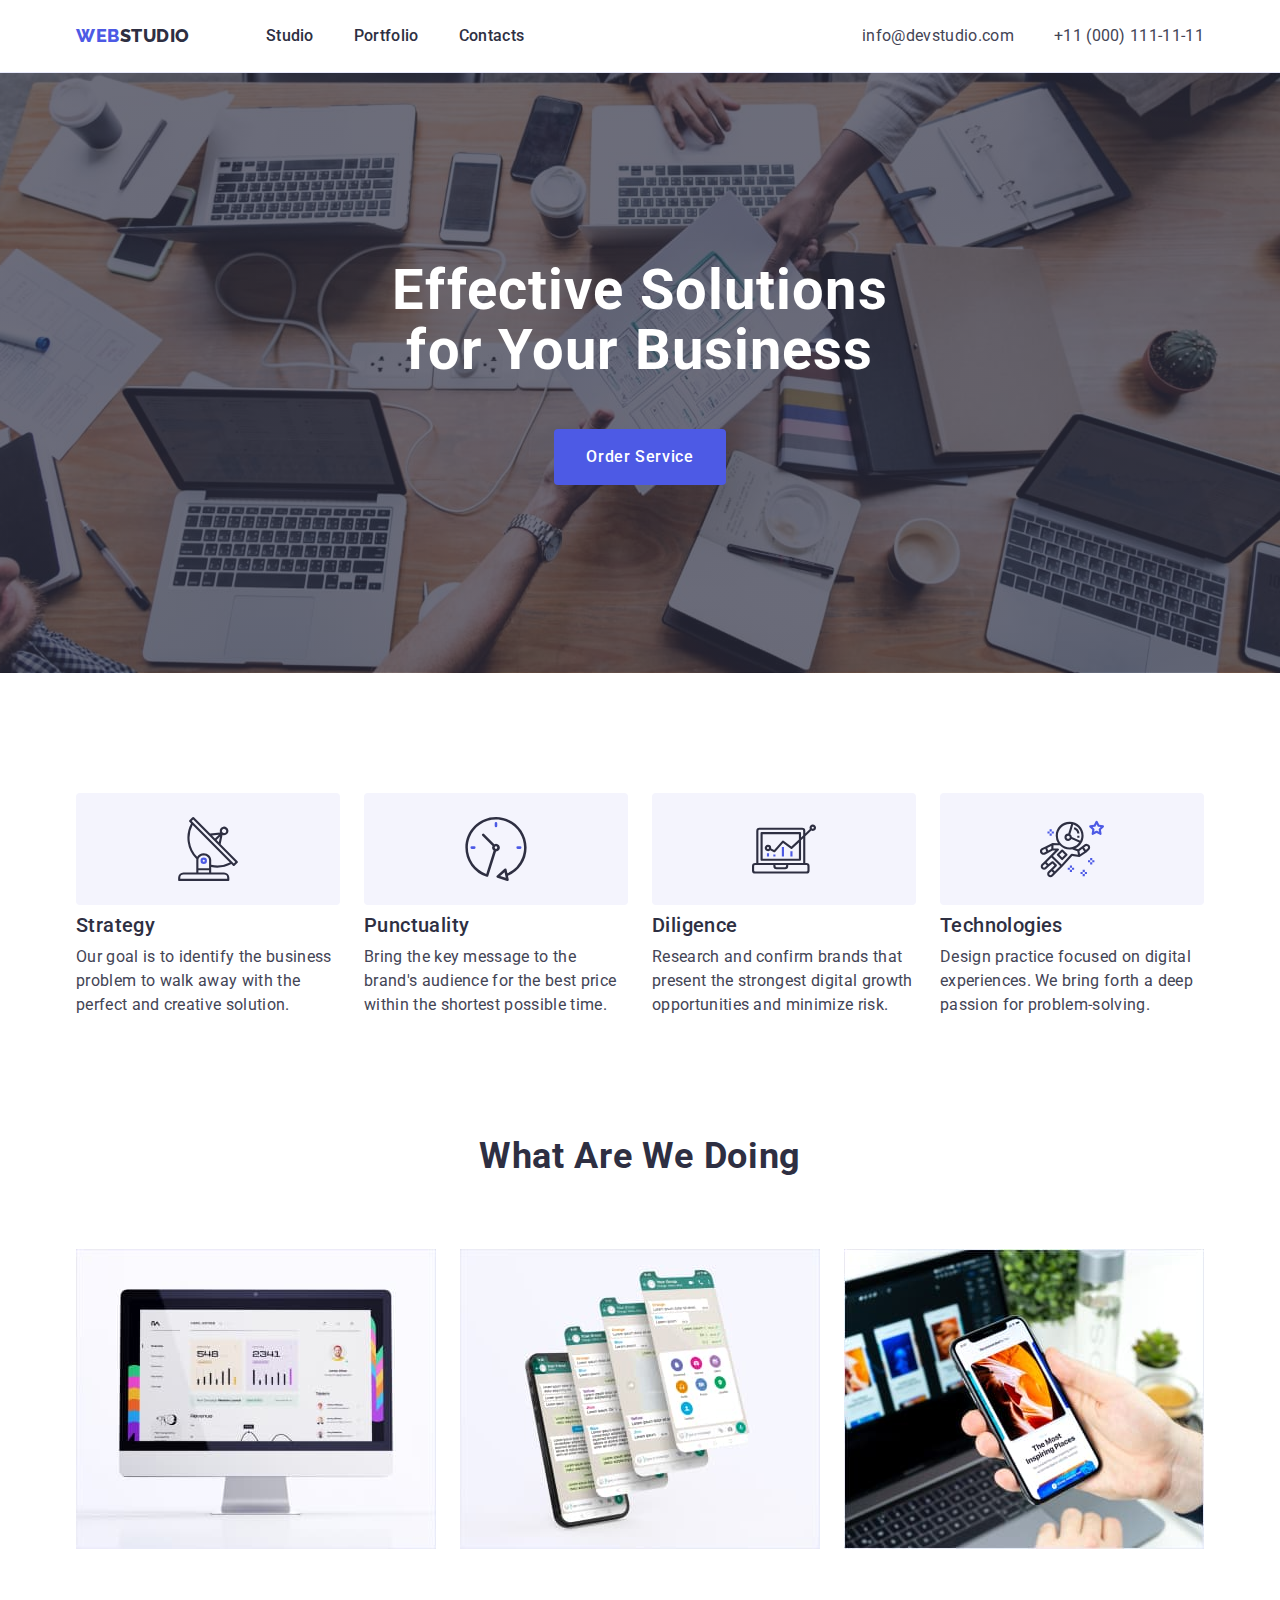
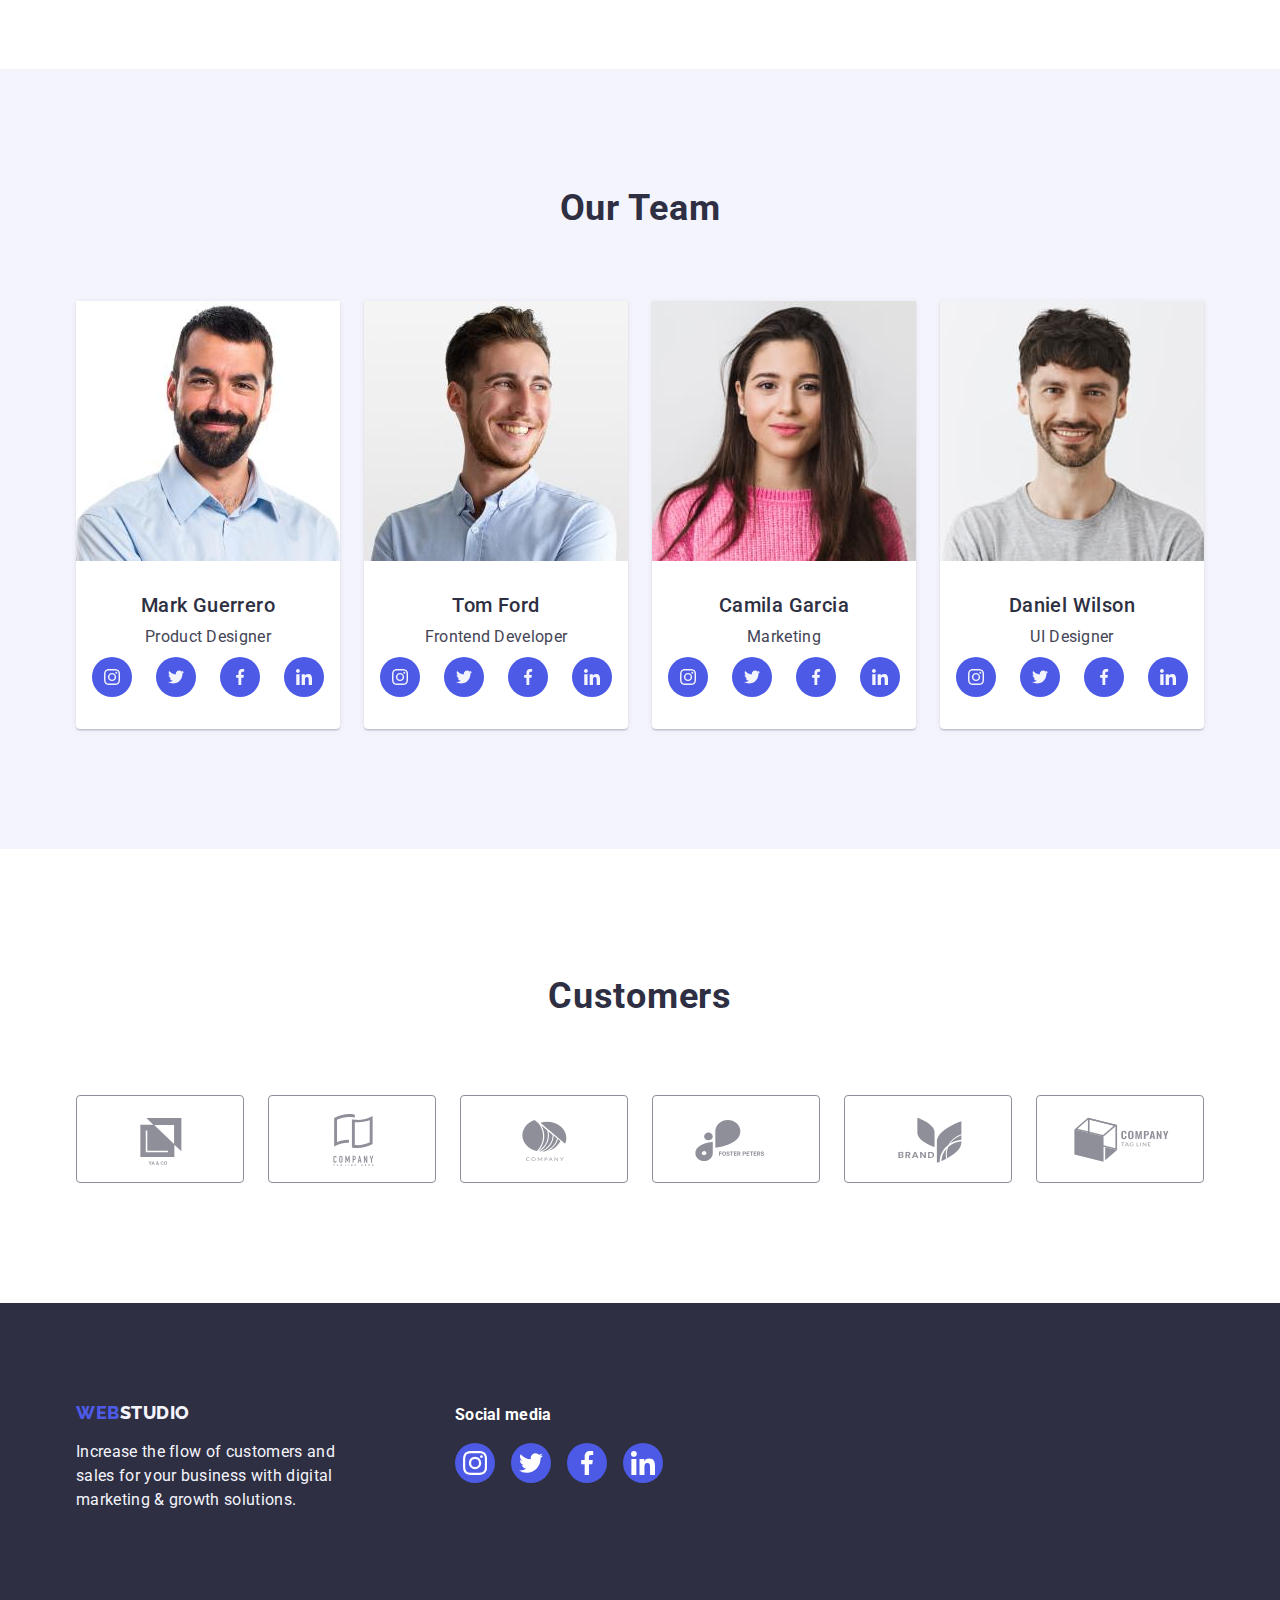
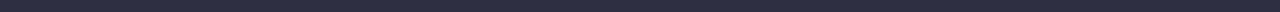
<file: index.html>
<!DOCTYPE html>
<html lang="en">
  <head>
    <meta charset="UTF-8" />
    <meta http-equiv="X-UA-Compatible" content="IE=edge" />
    <meta name="viewport" content="width=device-width, initial-scale=1.0" />
    <title>WebStudio</title>
    <link
      rel="stylesheet"
      href="https://cdnjs.cloudflare.com/ajax/libs/modern-normalize/1.1.0/modern-normalize.min.css"
      integrity="sha512-wpPYUAdjBVSE4KJnH1VR1HeZfpl1ub8YT/NKx4PuQ5NmX2tKuGu6U/JRp5y+Y8XG2tV+wKQpNHVUX03MfMFn9Q=="
      crossorigin="anonymous"
      referrerpolicy="no-referrer"
    />
    <link rel="preconnect" href="https://fonts.googleapis.com" />
    <link rel="preconnect" href="https://fonts.gstatic.com" crossorigin />
    <link
      href="https://fonts.googleapis.com/css2?family=Raleway:wght@800&family=Roboto:wght@400;500;700;900&display=swap"
      rel="stylesheet"
    />
    <link rel="stylesheet" href="./css/styles.css" />
  </head>
  <body>
    <!--Heder content-->
    <header class="header">
      <div class="container header-container">
        <nav class="header-navigation">
          <a class="header-logo-web link" href="./index.html"
            >Web<span class="header-logo">Studio</span>
          </a>
          <ul class="header-list list">
            <li class="header-item">
              <a class="header-link link" href="./index.html">Studio</a>
            </li>
            <li class="header-item">
              <a class="header-link link" href="./portfolio.html">Portfolio</a>
            </li>
            <li class="header-item">
              <a href="" class="header-link link">Contacts</a>
            </li>
          </ul>
        </nav>
        <address class="header-contact">
          <ul class="header-contact-list list">
            <li class="header-contact-item">
              <a
                class="header-contact-link link"
                href="mailto:info@devstudio.com"
                >info@devstudio.com</a
              >
            </li>
            <li class="header-contact-item">
              <a class="header-contact-link link" href="tel:+11(000)1111111"
                >+11 (000) 111-11-11</a
              >
            </li>
          </ul>
        </address>
      </div>
    </header>
    <main>
      <!--Hero content-->
      <section class="hero">
        <div class="container hero-container">
          <h1 class="hero-title">
            Effective Solutions <br />
            for Your Business
          </h1>
          <div class="hero-container-bnt">
            <button class="hero-btn" type="button">Order Service</button>
          </div>
        </div>
      </section>
      <!--Section 1-->
      <section class="advantages">
        <div class="container advantages-container">
          <h2 hidden>About</h2>
          <div class="preference">
            <ul class="preference-list list">
              <li class="preference-item">
                <div class="preference-content">
                  <svg class="preference-icon-item">
                    <use href="./images/icons.svg#icon-antenna-1"></use>
                  </svg>
                </div>
              </li>
              <li class="preference-item">
                <div class="preference-content">
                  <svg class="preference-icon-item">
                    <use href="./images/icons.svg#icon-clock-1"></use>
                  </svg>
                </div>
              </li>
              <li class="preference-item">
                <div class="preference-content">
                  <svg class="preference-icon-item">
                    <use href="./images/icons.svg#icon-diagram-1"></use>
                  </svg>
                </div>
              </li>
              <li class="preference-item">
                <div class="preference-content">
                  <svg class="preference-icon-item">
                    <use href="./images/icons.svg#icon-astronaut-1"></use>
                  </svg>
                </div>
              </li>
            </ul>
          </div>
          <ul class="advantages-list list wrap">
            <li class="advantages-item">
              <div class="advantages-item-wrap">
                <h3 class="advantages-title">Strategy</h3>
                <p class="advantages-text">
                  Our goal is to identify the business problem to walk away with
                  the perfect and creative solution.
                </p>
              </div>
            </li>
            <li class="advantages-item">
              <div class="advantages-item-wrap">
                <h3 class="advantages-title">Punctuality</h3>
                <p class="advantages-text">
                  Bring the key message to the brand's audience for the best
                  price within the shortest possible time.
                </p>
              </div>
            </li>
            <li class="advantages-item">
              <div class="advantages-item-wrap">
                <h3 class="advantages-title">Diligence</h3>
                <p class="advantages-text">
                  Research and confirm brands that present the strongest digital
                  growth opportunities and minimize risk.
                </p>
              </div>
            </li>
            <li class="advantages-item">
              <div class="advantages-item-wrap">
                <h3 class="advantages-title">Technologies</h3>
                <p class="advantages-text">
                  Design practice focused on digital experiences. We bring forth
                  a deep passion for problem-solving.
                </p>
              </div>
            </li>
          </ul>
        </div>
      </section>
      <!--Section 2-->
      <section class="works">
        <div class="container">
          <h2 class="works-title">What are we doing</h2>
          <ul class="works-list list wrap-wors">
            <li class="works-item">
              <img
                src="./images/image-1.jpg"
                alt="motion"
                width="360"
                height="300"
              />
            </li>
            <li class="works-item">
              <img
                src="./images/image-2.jpg"
                alt="phone"
                width="360"
                height="300"
              />
            </li>
            <li class="works-item">
              <img
                src="./images/image-3.jpg"
                alt="gadgets"
                width="360"
                height="300"
              />
            </li>
          </ul>
        </div>
      </section>
      <!--Section 3-->
      <section class="team">
        <div class="container">
          <div class="container-team">
            <h2 class="team-title">Our Team</h2>
            <ul class="team-list list wrap-team">
              <li class="team-item">
                <img
                  src="./images/image-4.jpg"
                  alt="Product Designer"
                  width="264"
                  height="260"
                  class="team-img"
                />
                <div class="team-card team-item-wrap">
                  <h3 class="team-title-item">Mark Guerrero</h3>
                  <p class="team-text">Product Designer</p>
                  <ul class="team-soc-list list">
                    <li class="team-soc-item">
                      <a href="" class="team-soc-link link">
                        <svg class="team-icon-item">
                          <use href="./images/icons.svg#icon-instagram-1"></use>
                        </svg>
                      </a>
                    </li>
                    <li class="team-soc-item">
                      <a href="" class="team-soc-link link">
                        <svg class="team-icon-item">
                          <use href="./images/icons.svg#icon-twitter-1"></use>
                        </svg>
                      </a>
                    </li>
                    <li class="team-soc-item">
                      <a href="" class="team-soc-link link">
                        <svg class="team-icon-item">
                          <use href="./images/icons.svg#icon-facebook-1"></use>
                        </svg>
                      </a>
                    </li>
                    <li class="team-soc-item">
                      <a href="" class="team-soc-link link">
                        <svg class="team-icon-item">
                          <use href="./images/icons.svg#icon-linkedin-1"></use>
                        </svg>
                      </a>
                    </li>
                  </ul>
                </div>
              </li>
              <li class="team-item">
                <img
                  src="./images/image-5.jpg"
                  alt="Frontend Developer"
                  width="264"
                  height="260"
                />
                <div class="team-card team-item-wrap">
                  <h3 class="team-title-item">Tom Ford</h3>
                  <p class="team-text">Frontend Developer</p>
                  <ul class="team-soc-list list">
                    <li class="team-soc-item">
                      <a href="" class="team-soc-link link">
                        <svg class="team-icon-item">
                          <use href="./images/icons.svg#icon-instagram-1"></use>
                        </svg>
                      </a>
                    </li>
                    <li class="team-soc-item">
                      <a href="" class="team-soc-link link">
                        <svg class="team-icon-item">
                          <use href="./images/icons.svg#icon-twitter-1"></use>
                        </svg>
                      </a>
                    </li>
                    <li class="team-soc-item">
                      <a href="" class="team-soc-link link">
                        <svg class="team-icon-item">
                          <use href="./images/icons.svg#icon-facebook-1"></use>
                        </svg>
                      </a>
                    </li>
                    <li class="team-soc-item">
                      <a href="" class="team-soc-link link">
                        <svg class="team-icon-item">
                          <use href="./images/icons.svg#icon-linkedin-1"></use>
                        </svg>
                      </a>
                    </li>
                  </ul>
                </div>
              </li>
              <li class="team-item">
                <img
                  src="./images/image-6.jpg"
                  alt="Marketing"
                  width="264"
                  height="260"
                />
                <div class="team-card team-item-wrap">
                  <h3 class="team-title-item">Camila Garcia</h3>
                  <p class="team-text">Marketing</p>
                  <ul class="team-soc-list list">
                    <li class="team-soc-item">
                      <a href="" class="team-soc-link link">
                        <svg class="team-icon-item">
                          <use href="./images/icons.svg#icon-instagram-1"></use>
                        </svg>
                      </a>
                    </li>
                    <li class="team-soc-item">
                      <a href="" class="team-soc-link link">
                        <svg class="team-icon-item">
                          <use href="./images/icons.svg#icon-twitter-1"></use>
                        </svg>
                      </a>
                    </li>
                    <li class="team-soc-item">
                      <a href="" class="team-soc-link link">
                        <svg class="team-icon-item">
                          <use href="./images/icons.svg#icon-facebook-1"></use>
                        </svg>
                      </a>
                    </li>
                    <li class="team-soc-item">
                      <a href="" class="team-soc-link link">
                        <svg class="team-icon-item">
                          <use href="./images/icons.svg#icon-linkedin-1"></use>
                        </svg>
                      </a>
                    </li>
                  </ul>
                </div>
              </li>
              <li class="team-item">
                <img
                  src="./images/image-7.jpg"
                  alt="UI Designer"
                  width="264"
                  height="260"
                />
                <div class="team-card team-item-wrap">
                  <h3 class="team-title-item">Daniel Wilson</h3>
                  <p class="team-text">UI Designer</p>
                  <ul class="team-soc-list list">
                    <li class="team-soc-item">
                      <a href="" class="team-soc-link link">
                        <svg class="team-icon-item">
                          <use href="./images/icons.svg#icon-instagram-1"></use>
                        </svg>
                      </a>
                    </li>
                    <li class="team-soc-item">
                      <a href="" class="team-soc-link link">
                        <svg class="team-icon-item">
                          <use href="./images/icons.svg#icon-twitter-1"></use>
                        </svg>
                      </a>
                    </li>
                    <li class="team-soc-item">
                      <a href="" class="team-soc-link link">
                        <svg class="team-icon-item">
                          <use href="./images/icons.svg#icon-facebook-1"></use>
                        </svg>
                      </a>
                    </li>
                    <li class="team-soc-item">
                      <a href="" class="team-soc-link link">
                        <svg class="team-icon-item">
                          <use href="./images/icons.svg#icon-linkedin-1"></use>
                        </svg>
                      </a>
                    </li>
                  </ul>
                </div>
              </li>
            </ul>
          </div>
        </div>
      </section>
      <!--Section 4-->
      <section class="customers">
        <h2 class="customers-title">Customers</h2>
        <div class="customers-wrap">
          <ul class="customers-list list">
            <li class="customers-item">
              <a href="" class="customers-link link">
                <svg class="customers-icon-item">
                  <use href="./images/icons.svg#icon-customer-logo-1"></use>
                </svg>
              </a>
            </li>
            <li class="customers-item">
              <a href="" class="customers-link link">
                <svg class="customers-icon-item">
                  <use href="./images/icons.svg#icon-customer-logo-2"></use>
                </svg>
              </a>
            </li>
            <li class="customers-item">
              <a href="" class="customers-link link">
                <svg class="customers-icon-item">
                  <use href="./images/icons.svg#icon-customer-logo-3"></use>
                </svg>
              </a>
            </li>
            <li class="customers-item">
              <a href="" class="customers-link link">
                <svg class="customers-icon-item">
                  <use href="./images/icons.svg#icon-customer-logo-4"></use>
                </svg>
              </a>
            </li>
            <li class="customers-item">
              <a href="" class="customers-link link">
                <svg class="customers-icon-item">
                  <use href="./images/icons.svg#icon-customer-logo-5"></use>
                </svg>
              </a>
            </li>
            <li class="customers-item">
              <a href="" class="customers-link link">
                <svg class="customers-icon-item">
                  <use href="./images/icons.svg#icon-customer-logo-6"></use>
                </svg>
              </a>
            </li>
          </ul>
        </div>
      </section>
    </main>
    <!--Footer-->
    <footer class="footer">
      <div class="footer-container container">
        <div class="first-footer-container">
          <a class="footer-logo link" href="index.html"
            >Web<span class="footer-studio">Studio</span></a
          >
          <p class="footer-text">
            Increase the flow of customers and<br />sales for your business with
            digital<br />
            marketing & growth solutions.
          </p>
        </div>
        <div class="second-footer-container">
          <h2 class="footer-soc-title">Social media</h2>
          <ul class="footer-soc-list list">
            <li class="footer-soc-item">
              <a href="" class="footer-soc-link link">
                <svg class="footer-icon-item">
                  <use href="./images/icons.svg#icon-instagram-1"></use>
                </svg>
              </a>
            </li>
            <li class="footer-soc-item">
              <a href="" class="footer-soc-link link">
                <svg class="footer-icon-item">
                  <use href="./images/icons.svg#icon-twitter-1"></use>
                </svg>
              </a>
            </li>
            <li class="footer-soc-item">
              <a href="" class="footer-soc-link link">
                <svg class="footer-icon-item">
                  <use href="./images/icons.svg#icon-facebook-1"></use>
                </svg>
              </a>
            </li>
            <li class="footer-soc-item">
              <a href="" class="footer-soc-link link">
                <svg class="footer-icon-item">
                  <use href="./images/icons.svg#icon-linkedin-1"></use>
                </svg>
              </a>
            </li>
          </ul>
        </div>
      </div>
    </footer>
  </body>
</html>
</file>
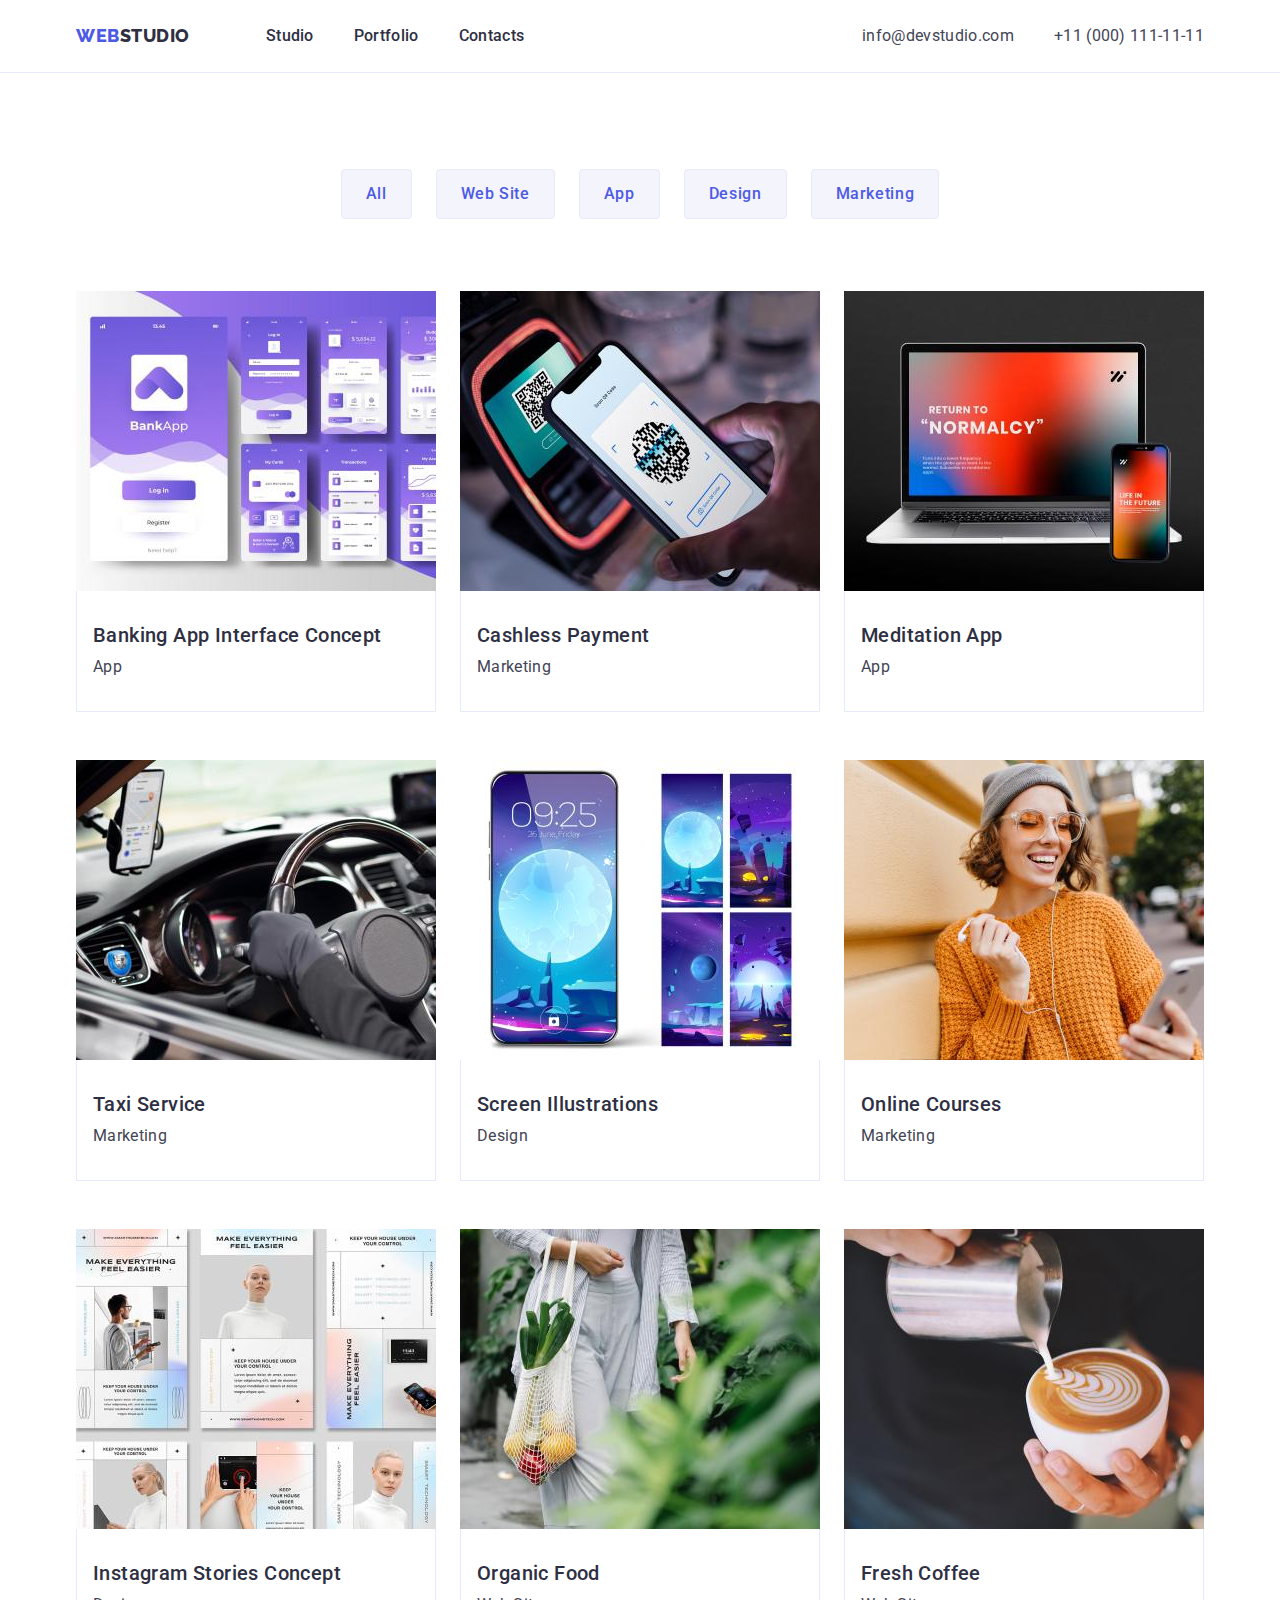
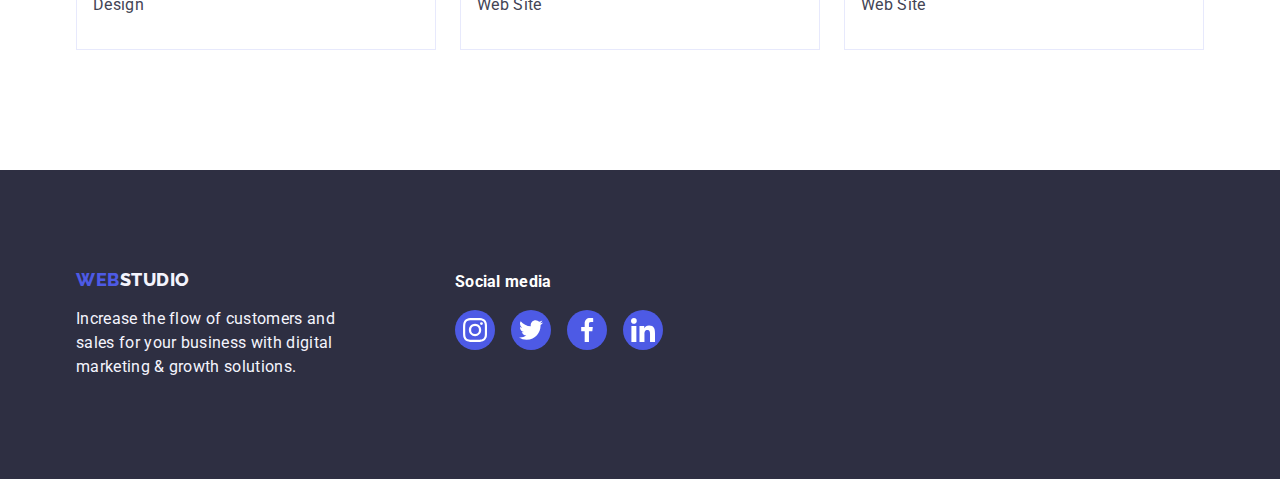
<file: portfolio.html>
<!DOCTYPE html>
<html lang="en">
  <head>
    <meta charset="UTF-8" />
    <meta http-equiv="X-UA-Compatible" content="IE=edge" />
    <meta name="viewport" content="width=device-width, initial-scale=1.0" />
    <title>Portfolio</title>
    <link rel="stylesheet" href="https://cdnjs.cloudflare.com/ajax/libs/modern-normalize/1.1.0/modern-normalize.min.css" integrity="sha512-wpPYUAdjBVSE4KJnH1VR1HeZfpl1ub8YT/NKx4PuQ5NmX2tKuGu6U/JRp5y+Y8XG2tV+wKQpNHVUX03MfMFn9Q==" crossorigin="anonymous" referrerpolicy="no-referrer" />
    <link rel="preconnect" href="https://fonts.googleapis.com" />
    <link rel="preconnect" href="https://fonts.gstatic.com" crossorigin />
    <link
      href="https://fonts.googleapis.com/css2?family=Raleway:wght@800&family=Roboto:wght@400;500;700;900&display=swap"
      rel="stylesheet"
    />
    <link rel="stylesheet" href="./css/styles.css" />
    <body>
  <header class="header">
      <div class="container header-container">
        <nav class="header-navigation">
          <a class="header-logo-web link" href="./index.html"
            >Web<span class="header-logo">Studio</span></a
          >
          <ul class="header-list list">
            <li class="header-item">
              <a class="header-link link" href="./index.html">Studio</a>
            </li>
            <li class="header-item">
              <a class="header-link link" href="./portfolio.html">Portfolio</a>
            </li>
            <li class="header-item">
              <a class="header-link link" href="./index.html">Contacts</a>
            </li>
          </ul>
        </nav>
        <address class="header-contact">
          <ul class="header-contact-list list">
            <li class="header-contact-item">
              <a
                class="header-contact-link link"
                href="mailto:info@devstudio.com"
                >info@devstudio.com</a
              >
            </li>
            <li class="header-contact-item">
              <a class="header-contact-link link" href="tel:+11(000)111-11-11"
                >+11 (000) 111-11-11</a
              >
            </li>
          </ul>
        </address>
      </div>
    </header>
    <!--Main content-->
    <main>
      <!--Filters content-->
      <section class="portfolio">
        <div class="container container-button">
        <h1 hidden>Portfolio</h1>
        <ul class="button-menu-list list wrap-button">
          <li class="button-menu-item"><button class="button-menu-btn" type="button">All</button></li>
          <li class="button-menu-item"><button class="button-menu-btn" type="button">Web Site</button></li>
          <li class="button-menu-item"><button class="button-menu-btn" type="button">App</button></li>
          <li class="button-menu-item"><button class="button-menu-btn" type="button">Design</button></li>
          <li class="button-menu-item"><button class="button-menu-btn" type="button">Marketing</button></li>
        </ul>
         <!--Row 1-->
         <div class="portfolio-container">
        <ul class="portfolio-list list wrap-portfolio">
          <li class="portfolio-item">
            <a class="portfolio-link link" href="">
            <img
              src="./images/portfolio/image-1.jpg"
              alt="Banking"
              width="360"
              height="300"
            />
            <div class="portfolio-card">
            <h2 class="portfolio-title">Banking App Interface Concept</h2>
            <p class="portfolio-text">App</p>
            </div>
            </a>
          </li>
          <li class="portfolio-item">
            <a class="portfolio-link link" href="">
            <img
              src="./images/portfolio/image-2.jpg"
              alt="Cashless"
              width="360"
              height="300"
            />
            <div class="portfolio-card">
            <h2 class="portfolio-title">Cashless Payment</h2>
            <p class="portfolio-text">Marketing</p>
            </div>
            </a>
          </li>
          <li class="portfolio-item">
            <a class="portfolio-link link" href="">
            <img
              src="./images/portfolio/image-3.jpg"
              alt="Meditation"
              width="360"
              height="300"
            />
            <div class="portfolio-card">
            <h2 class="portfolio-title">Meditation App</h2>
            <p class="portfolio-text">App</p>
            </div>
            </a>
          </li>

         <!--Row 2-->
         
          <li class="portfolio-item">
            <a class="portfolio-link link" href="">
            <img
              src="./images/portfolio/image-4.jpg"
              alt="Taxi Service"
              width="360"
              height="300"
            />
            <div class="portfolio-card">
            <h2 class="portfolio-title">Taxi Service</h2>
            <p class="portfolio-text">Marketing</p>
            </div>
            </a>
          </li>
          <li class="portfolio-item">
            <a class="portfolio-link link" href="">
            <img
              src="./images/portfolio/image-5.jpg"
              alt="Screen Illustrations"
              width="360"
              height="300"
            />
            <div class="portfolio-card">
            <h2 class="portfolio-title">Screen Illustrations</h2>
            <p class="portfolio-text">Design</p>
            </div>
            </a>
          </li>
          <li class="portfolio-item">
            <a class="portfolio-link link" href="">
            <img
              src="./images/portfolio/image-6.jpg"
              alt="Online Courses"
              width="360"
              height="300"
            />
            <div class="portfolio-card">
            <h2 class="portfolio-title">Online Courses</h2>
            <p class="portfolio-text">Marketing</p>
            </div>
            </a>
          </li>

         <!--Row 3-->

          <li class="portfolio-item">
            <a class="portfolio-link link" href="">
            <img
              src="./images/portfolio/image-7.jpg"
              alt="Stories"
              width="360"
              height="300"
            />
            <div class="portfolio-card">
            <h2 class="portfolio-title">Instagram Stories Concept</h2>
            <p class="portfolio-text">Design</p>
            </div>
            </a>
          </li>
          <li class="portfolio-item">
            <a class="portfolio-link link" href="">
            <img
              src="./images/portfolio/image-8.jpg"
              alt="Organic Food"
              width="360"
              height="300"
            />
            <div class="portfolio-card">
            <h2 class="portfolio-title">Organic Food</h2>
            <p class="portfolio-text">Web Site</p>
            </div>
            </a>
          </li>
          <li class="portfolio-item">
            <a  class="portfolio-link link" href="">
            <img
              src="./images/portfolio/image-9.jpg"
              alt="Fresh Coffee"
              width="360"
              height="300"
            />
            <div class="portfolio-card">
            <h2 class="portfolio-title">Fresh Coffee</h2>
            <p class="portfolio-text">Web Site</p>
            </div>
            </a>
          </li>
        </ul>
        </div>
        </div>
      </section>
    </main>
    <!--Footer-->
    <footer class="footer">
      <div class="footer-container container">
        <div class="first-footer-container">
          <a class="footer-logo link" href="index.html"
            >Web<span class="footer-studio">Studio</span></a
          >
          <p class="footer-text">
            Increase the flow of customers and<br />sales for your business with
            digital<br />
            marketing & growth solutions.
          </p>
        </div>
        <div class="second-footer-container">
          <h2 class="footer-soc-title">Social media</h2>
          <ul class="footer-soc-list list">
            <li class="footer-soc-item">
              <a href="" class="footer-soc-link link">
                <svg class="footer-icon-item">
                  <use href="./images/icons.svg#icon-instagram-1"></use>
                </svg>
              </a>
            </li>
            <li class="footer-soc-item">
              <a href="" class="footer-soc-link link">
                <svg class="footer-icon-item">
                  <use href="./images/icons.svg#icon-twitter-1"></use>
                </svg>
              </a>
            </li>
            <li class="footer-soc-item">
              <a href="" class="footer-soc-link link">
                <svg class="footer-icon-item">
                  <use href="./images/icons.svg#icon-facebook-1"></use>
                </svg>
              </a>
            </li>
            <li class="footer-soc-item">
              <a href="" class="footer-soc-link link">
                <svg class="footer-icon-item">
                  <use href="./images/icons.svg#icon-linkedin-1"></use>
                </svg>
              </a>
            </li>
          </ul>
        </div>
      </div>
    </footer>
  </body>
</html>
</file>
<file: css/styles.css>
:root {
    --background-main-color: #ffffff;
    --background-second-color: #2E2F42;
    --main-title-color: #2E2F42;
    --main-text-color: #434455;
    --porttfolio-background-color: #ffffff;
    --portfolio-title-color: #2E2F42;
    --portfolio-text-color: #434455;
    --portfolio-title-font-weight: 500;
    --body-background-color: #ffffff;
    --background-color-footer: 250ms cubic-bezier(0.4, 0, 0.2, 1);
}

* {
    margin: 0;
    padding: 0;
    list-style: none;
    box-sizing: border-box;
}

p,
h1,
h2,
h3,
h4,
h5,
h6 {
    margin: 0;
}

ul {
    margin: 0;
    padding-left: 0;
}

address {
    font-style: normal;
}

img {
    display: block;
}

body {
    font-family: 'Roboto', sans-serif;
    letter-spacing: 0.02em;
    color: #434455;
    background-color: var(--body-background-color);
}

.list {
    list-style: none;
}

.link {
    text-decoration: none;
}

.container {
    width: 1158px;
    padding-left: 15px;
    padding-right: 15px;
    margin: 0 auto;

}

/*---------------HEADER---------------*/
.header {
    background-color: var(--background-main-color);
    border-bottom: 1px solid #e7e9fc;
    padding-top: 24px;
    padding-bottom: 24px;
    box-shadow: 0px 2px 1px rgba(46, 47, 66, 0.08), 0px 1px 1px rgba(46, 47, 66, 0.16), 0px 1px 6px rgba(46, 47, 66, 0.08);
}


.header-container {
    display: flex;

}

.header-navigation {
    display: flex;
    align-items: center;
    margin-right: auto;
}

.header-logo-web {
    font-family: "Raleway", sans-serif;
    font-weight: 800;
    font-size: 18px;
    line-height: 1.17;
    letter-spacing: 0.03em;
    text-transform: uppercase;
    color: #4D5AE5;
}

.header-logo {
    font-family: 'Raleway', sans-serif;
    font-weight: 800;
    font-size: 18px;
    line-height: 1.17;
    letter-spacing: 0.03em;
    text-transform: uppercase;
    color: #2E2F42;
    margin-right: 76px;
}

.header-list {
    display: flex;
    align-items: center;
    gap: 40px;
}

.header-link {
    font-weight: 500;
    font-size: 16px;
    line-height: 1.5;
    letter-spacing: 0.02em;
    color: #2E2F42;
    display: flex;
    gap: 40px;
}

.header-link:hover,
.header-link:focus {
    color: #404bbf;
}

.header-item {
    display: flex;
    gap: 40px;
}

.header-contact {
    font-style: normal;
}

.header-contact-list {
    display: flex;
    align-items: center;
    gap: 40px;
}

.header-contact-item {}

.header-contact-link {
    font-style: normal;
    font-size: 16px;
    line-height: 1.50;
    letter-spacing: 0.02em;
    color: #434455;
}

.header-contact-link:hover,
.header-contact-link:focus {
    color: #404bbf;
}

/*---------------HERO---------------*/

.hero {
    background-color: #2e2f42;
    background-image: linear-gradient(rgba(46, 47, 66, 0.7),
            rgba(46, 47, 66, 0.7)),
        url(../images/image-bg.jpeg);
    background-repeat: no-repeat;
    background-position: center;
    background-size: cover;
    padding: 188px 0px;
    max-width: 1440px;
    margin: 0 auto;
}

.hero-container {
    display: flex;
    flex-direction: column;
    align-items: center;
}

.hero-title {
    min-width: 496px;
    font-size: 56px;
    line-height: 1.07;
    text-align: center;
    letter-spacing: 0.02em;
    color: #FFFFFF;
    margin-bottom: 48px;
}

.hero-container-bnt {
    display: block;

}

.hero-btn {
    font-family: 'Roboto', sans-serif;
    font-style: normal;
    font-weight: 500;
    font-size: 16px;
    line-height: 1.50;
    letter-spacing: 0.04em;
    color: #FFFFFF;
    background-color: #4D5AE5;
    cursor: pointer;
    border-radius: 4px;
    padding: 16px 32px;
    gap: 10px;
    margin: 0 auto;
    border: none;
}

.hero-btn:hover,
.hero-btn:focus {
    color: #ffffff;
    background-color: #404BBF;
}


/*---------------ADVANTAGES---------------*/

.advantages {
    background-color: #FFFFFF;
    padding-top: 120px;
}

.wrap {
    display: flex;
    gap: 24px;
}

.advantages-list {}

.advantages-item {}

.advantages-title {
    width: 264px;
    height: 24px;
    font-weight: 500;
    font-size: 20px;
    line-height: 1.20;
    letter-spacing: 0.02em;
    color: var(--main-title-color, #2E2F42);
    margin-top: 8px;
}

.advantages-text {
    width: 264px;
    height: 72px;
    font-size: 16px;
    line-height: 1.50;
    letter-spacing: 0.02em;
    color: var(--main-text-color, #434455);
    margin-top: 8px;
}

.preference-list {
    display: flex;
    justify-content: center;
    align-items: flex-end;
    gap: 24px;
}


.preference-item {
    width: 264px;
    height: 112px;
}

.preference-content {
    width: 100%;
    height: 100%;
    border-radius: 4px;
    background-color: #F4F4FD;
    display: flex;
    align-items: center;
    justify-content: center;
    margin: 0 auto;

}

.preference-icon-item {
    width: 64px;
    height: 64px;

}

/*---------------WORKS---------------*/
.works {
    background-color: #FFFFFF;
    padding: 120px 0px;
}

.wrap-wors {
    display: flex;
    gap: 24px;
}

.works-title {
    font-size: 36px;
    line-height: 1.11;
    text-align: center;
    letter-spacing: 0.02em;
    text-transform: capitalize;
    color: var(--main-title-color, #2E2F42);
    margin-bottom: 72px;
}

.works-list {}

.works-item {}

/*---------------TEAM---------------*/
.team {
    background-color: #F4F4FD;
    padding-top: 120px;
    padding-bottom: 120px;
}

.container-team {}

.wrap-team {
    display: flex;
    gap: 24px;
}

.team-title {
    font-size: 36px;
    line-height: 1.11;
    text-align: center;
    letter-spacing: 0.02em;
    text-transform: capitalize;
    color: var(--main-title-color);
    margin-bottom: 72px;
}

.team-card {
    padding: 32px 16px;
}

.team-list {}

.team-item {
    background: #FFFFFF;
    box-shadow: 0px 1px 6px rgba(46, 47, 66, 0.08), 0px 1px 1px rgba(46, 47, 66, 0.16), 0px 2px 1px rgba(46, 47, 66, 0.08);
    border-radius: 0px 0px 4px 4px;
}

.team-title-item {
    font-weight: 500;
    font-size: 20px;
    line-height: 1.20;
    letter-spacing: 0.02em;
    text-align: center;
    color: #2E2F42;
}

.team-text {
    font-size: 16px;
    line-height: 1.50;
    letter-spacing: 0.02em;
    text-align: center;
    color: #434455;
    margin: 8px 0px;
}

.team-soc-list {
    display: flex;
    justify-content: center;
    gap: 24px;
}

.team-soc-item {
    width: 40px;
    height: 40px;
}

.team-soc-link {
    width: 100%;
    height: 100%;
    border-radius: 50%;
    background-color: rgba(77, 90, 229, 1);
    display: flex;
    align-items: center;
    justify-content: center;
}

.team-soc-link:hover,
.team-soc-link:focus {
    background-color: #404BBF;
}

.team-icon-item {
    width: 16px;
    height: 16px;
    fill: #F4F4FD;
}

/*---------------CUSTOMERS---------------*/

.customers {
    padding: 120px 0px;
}

.customers-title {
    font-size: 36px;
    line-height: 1.5;
    text-align: center;
    letter-spacing: 0.02em;
    text-transform: capitalize;
    color: #2E2F42;
    margin-bottom: 72px;
}

.customers-wrap {}

.customers-list {
    display: flex;
    justify-content: center;
    gap: 24px;
}

.customers-item {
    width: 168px;
    height: 88px;
}

.customers-link {
    width: 100%;
    height: 100%;
    border: 1px solid #8e8f99;
    border-radius: 4px;
    display: flex;
    justify-content: center;
    align-items: center;
    fill: rgba(142, 143, 153, 1);

}

.customers-icon-item {
    width: 104px;
    height: 56px;
}

.customers-link:hover,
.customers-link:focus {
    border-color: #4D5AE5;
    fill: #4D5AE5;
}

.customers-item:hover>.customers-icon-item {
    fill: violet;
}

/*---------------FOOTER---------------*/
.footer {
    background-color: #2e2f42;
    padding: 100px 0px;
}

.footer-container {
    display: flex;
}

.footer-logo {
    font-family: "Raleway", sans-serif;
    font-weight: 800;
    font-size: 18px;
    line-height: 1.17px;
    text-transform: uppercase;
    letter-spacing: 0.03em;
    color: #4d5ae5;
}

.footer-studio {
    font-family: "Raleway", sans-serif;
    font-weight: 800;
    font-size: 18px;
    line-height: 1.16;
    text-transform: uppercase;
    letter-spacing: 0.03em;
    color: #f4f4fd;
}

.footer-text {
    font-size: 16px;
    line-height: 1.5;
    letter-spacing: 0.02em;
    color: #f4f4fd;
    margin-top: 16px;
}


/*---------------Footer-SOC-----------------*/

.second-footer-container {
    margin-left: 120px;
}

.footer-soc-title {
    font-size: 16px;
    line-height: 1.5;
    letter-spacing: 0.02em;
    color: #ffffff;
    margin-bottom: 16px;
}

.footer-soc-list {
    display: flex;
    gap: 16px;
}

.footer-soc-item {
    width: 40px;
    height: 40px;

}

.footer-soc-link {
    width: 100%;
    height: 100%;
    border-radius: 50%;
    background-color: #4d5ae5;
    display: flex;
    align-items: center;
    justify-content: center;
}


.footer-icon-item {
    width: 24px;
    height: 24px;
    fill: #FFFFFF;
}

.footer-soc-link:hover,
.footer-soc-link:focus {
    background-color: #31d0aa;
}

/*---------------PORTFOLIO---------------*/
.portfolio {
    background-color: var(--background-main-color, #ffffff);
    padding: 96px 0px 120px 0px;
}


.wrap-button {
    display: flex;
    justify-content: center;
    gap: 24px;
}

.button-menu-item {}

.button-menu-list {
    margin-bottom: 72px;
}

.button-menu-btn {
    font-family: 'Roboto', sans-serif;
    font-style: normal;
    font-weight: 500;
    font-size: 16px;
    line-height: 1.50;
    letter-spacing: 0.04em;
    color: #4D5AE5;
    background-color: #F4F4FD;
    cursor: pointer;
    border: none;
    padding: 12px 24px;
    border: 1px solid #E7E9FC;
    border-radius: 4px;

}

.button-menu-btn:hover,
.button-menu-btn:focus {
    color: #FFFFFF;
    background-color: #404BBF;
    box-shadow: 0px 3px 1px rgba(0, 0, 0, 0.1), 0px 2px 1px rgba(0, 0, 0, 0.08), 0px 2px 2px rgba(0, 0, 0, 0.12);
    border: #404BBF;
}

.portfolio-list {}

.wrap-portfolio {
    display: flex;
    gap: 48px 24px;
    flex-wrap: wrap;
}

.portfolio-item {}

.banking-title {}

.banking-text {}

.portfolio-title {
    font-family: 'Roboto', sans-serif;
    font-style: normal;
    font-weight: var(--portfolio-title-font-weight, 500);
    font-size: 20px;
    line-height: 1.2;
    letter-spacing: 0.02em;
    color: var(--portfolio-title-color, #2E2F42);


}

.portfolio-text {
    font-family: 'Roboto', sans-serif;
    font-style: normal;
    font-size: 16px;
    line-height: 1.5;
    letter-spacing: 0.02em;
    color: var(--portfolio-text-color, #2E2F42);
    margin-top: 8px;
}

.portfolio-card {
    padding: 32px 16px;
    border: 1px solid #E7E9FC;
    border-top: none;
}

.portfolio-link {
    display: block;
}

.portfolio-link:hover,
.portfolio-link:focus {
    box-shadow: 0px 1px 6px rgba(46, 47, 66, 0.08), 0px 1px 1px rgba(46, 47, 66, 0.16), 0px 2px 1px rgba(46, 47, 66, 0.08);
}
</file>
